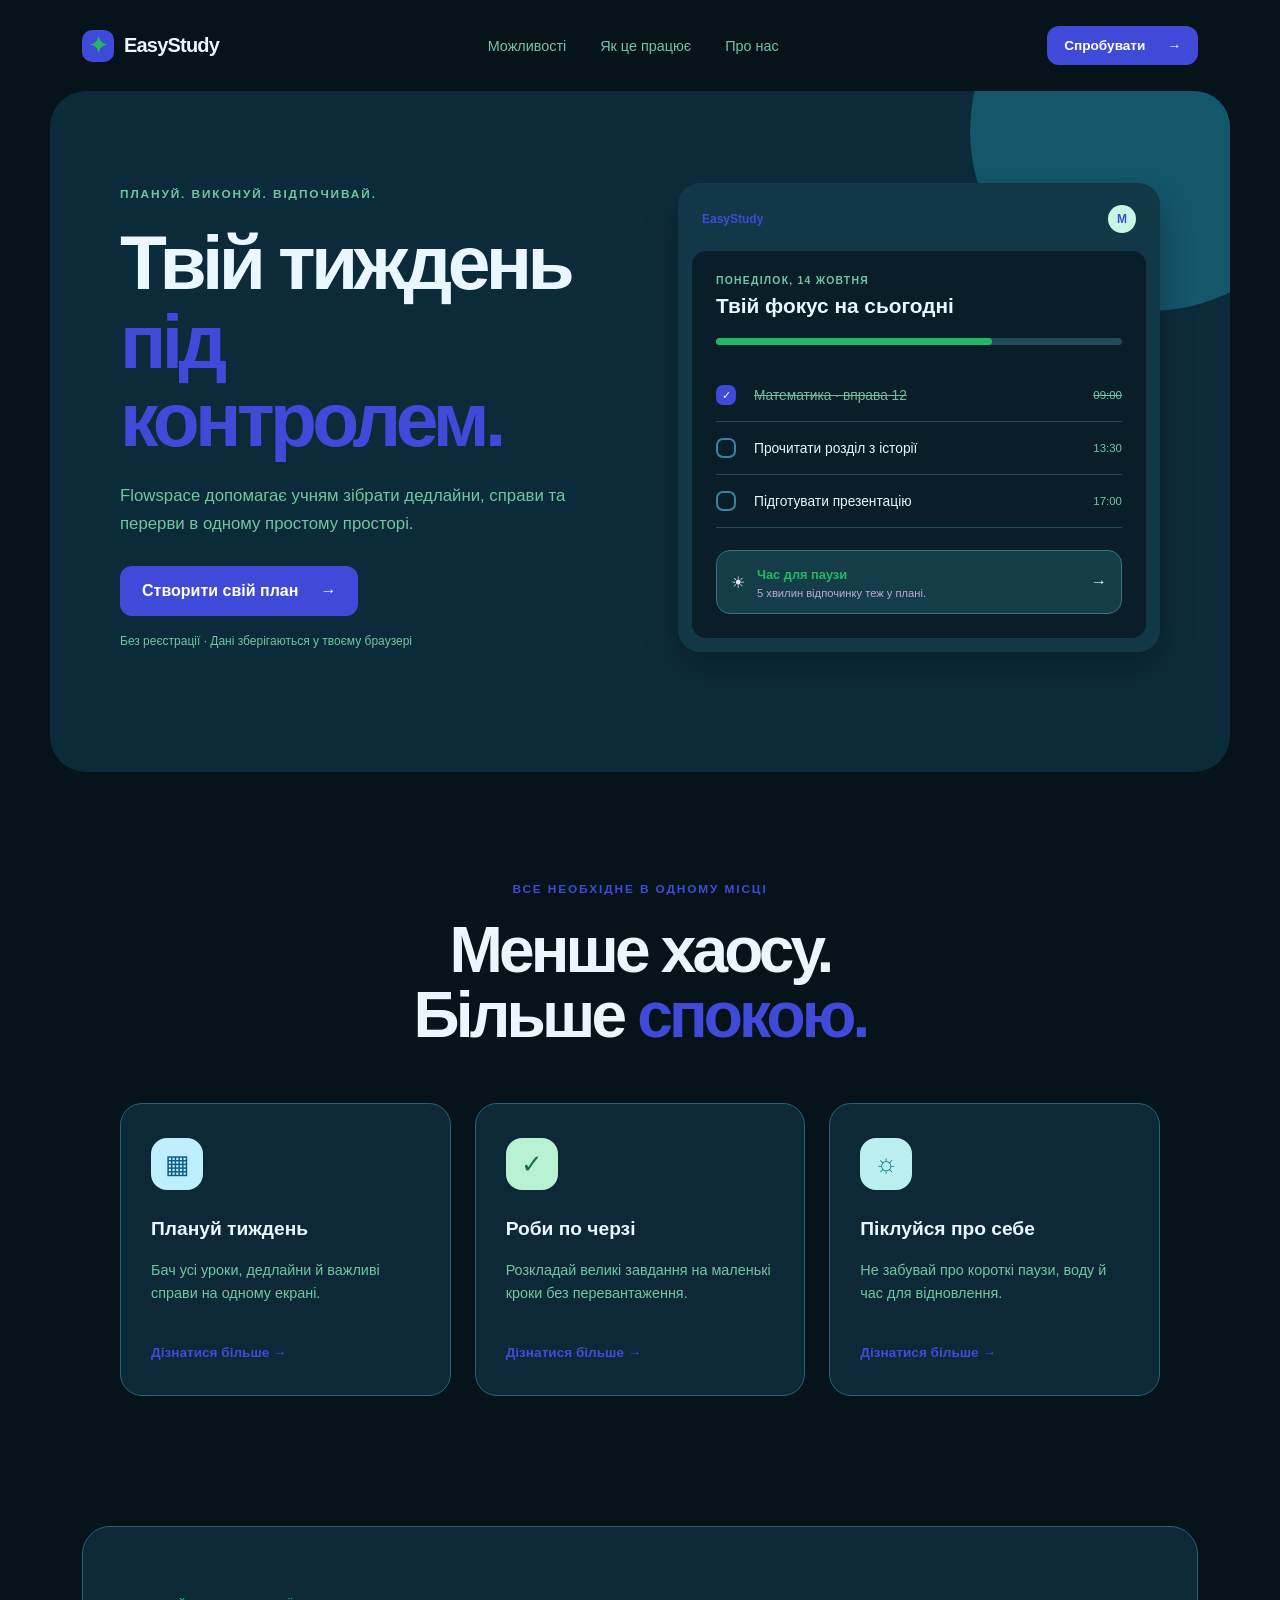
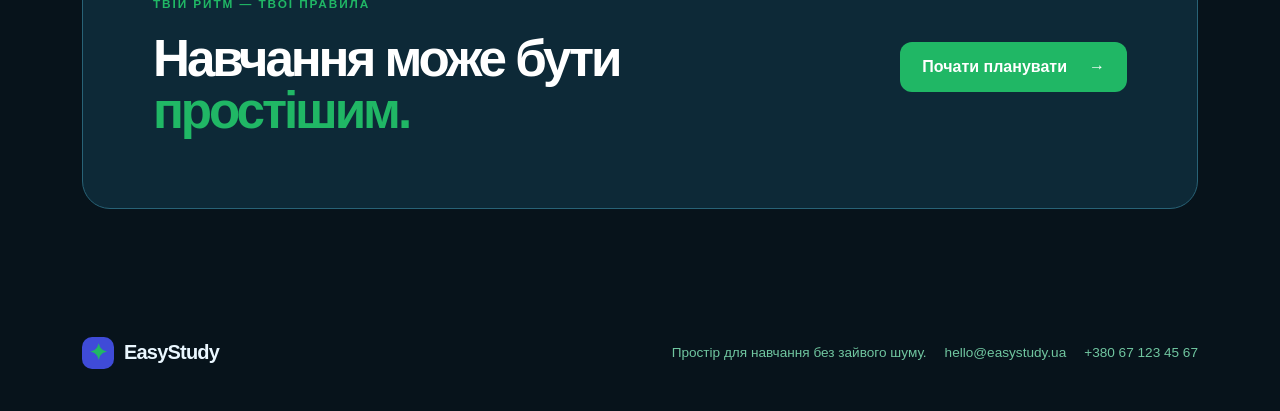
<file: index.html>
<!doctype html>
<html lang="uk">
<head>
  <meta charset="utf-8">
  <meta name="viewport" content="width=device-width, initial-scale=1">
  <meta name="description" content="Мій навчальний вебпроєкт">
  <title>Flowspace — плануй спокійно</title>
  <link rel="stylesheet" href="./css/style.css">
</head>
<body>
  <header class="site-header">
    <a class="brand" href="#top" aria-label="Flowspace — на головну">
      <span class="brand-mark" aria-hidden="true">✦</span>
      <span>EasyStudy</span>
    </a>
    <nav class="main-nav" aria-label="Основна навігація">
      <a href="./features.html">Можливості</a>
      <a href="./how-it-works.html">Як це працює</a>
      <a href="./about.html">Про нас</a>
    </nav>
    <a class="button button--small" href="./profile.html">Спробувати <span aria-hidden="true">→</span></a>
  </header>

  <main id="top">
    <section class="hero" aria-labelledby="hero-title">
      <div class="hero__content">
        <p class="eyebrow">ПЛАНУЙ. ВИКОНУЙ. ВІДПОЧИВАЙ.</p>
        <h1 id="hero-title">Твій тиждень<br><span>під контролем.</span></h1>
        <p class="hero__lead">Flowspace допомагає учням зібрати дедлайни, справи та перерви в одному простому просторі.</p>
        <a class="button" href="#services">Створити свій план <span aria-hidden="true">→</span></a>
        <p class="hero__note">Без реєстрації · Дані зберігаються у твоєму браузері</p>
      </div>
      <div class="dashboard" aria-label="Приклад тижневого плану">
        <div class="dashboard__top">
          <span class="dashboard__logo">EasyStudy</span>
          <span class="avatar">М</span>
        </div>
        <div class="dashboard__body">
          <div class="dashboard__intro">
            <span class="muted">ПОНЕДІЛОК, 14 ЖОВТНЯ</span>
            <strong>Твій фокус на сьогодні</strong>
          </div>
          <div class="progress"><span style="width: 68%"></span></div>
          <div class="task task--done"><span class="check">✓</span><span>Математика · вправа 12</span><small>09:00</small></div>
          <div class="task"><span class="check"></span><span>Прочитати розділ з історії</span><small>13:30</small></div>
          <div class="task"><span class="check"></span><span>Підготувати презентацію</span><small>17:00</small></div>
          <div class="break-card">
            <span aria-hidden="true">☀</span>
            <div>
              <strong>Час для паузи</strong>
              <p>5 хвилин відпочинку теж у плані.</p>
            </div>
            <span aria-hidden="true">→</span>
          </div>
        </div>
      </div>
    </section>

    <section class="services" id="services" aria-labelledby="services-title">
      <p class="eyebrow eyebrow--purple">ВСЕ НЕОБХІДНЕ В ОДНОМУ МІСЦІ</p>
      <h2 id="services-title">Менше хаосу.<br>Більше <span>спокою.</span></h2>
      <div class="service-grid">
        <article class="service-card">
          <div class="service-icon service-icon--blue">▦</div>
          <h3>Плануй тиждень</h3>
          <p>Бач усі уроки, дедлайни й важливі справи на одному екрані.</p>
          <a href="./login.html">Дізнатися більше →</a>
        </article>
        <article class="service-card">
          <div class="service-icon service-icon--yellow">✓</div>
          <h3>Роби по черзі</h3>
          <p>Розкладай великі завдання на маленькі кроки без перевантаження.</p>
          <a href="./login.html">Дізнатися більше →</a>
        </article>
        <article class="service-card">
          <div class="service-icon service-icon--pink">☼</div>
          <h3>Піклуйся про себе</h3>
          <p>Не забувай про короткі паузи, воду й час для відновлення.</p>
          <a href="./login.html">Дізнатися більше →</a>
        </article>
      </div>
    </section>

    <section class="callout" id="how-it-works">
      <div>
        <p class="eyebrow">ТВІЙ РИТМ — ТВОЇ ПРАВИЛА</p>
        <h2>Навчання може бути<br><span>простішим.</span></h2>
      </div>
      <a class="button button--light" href="./profile.html">
        Почати планувати <span aria-hidden="true">→</span>
      </a>
    </section>
  </main>

  <footer id="about">
    <span class="brand">
      <span class="brand-mark" aria-hidden="true">✦</span>
      EasyStudy
    </span>
    <div class="footer-contact">
      <p>Простір для навчання без зайвого шуму.</p>
      <a href="mailto:hello@easystudy.ua">hello@easystudy.ua</a>
      <a href="tel:+380671234567">+380 67 123 45 67</a>
    </div>
  </footer>
</body>
</html>
</file>
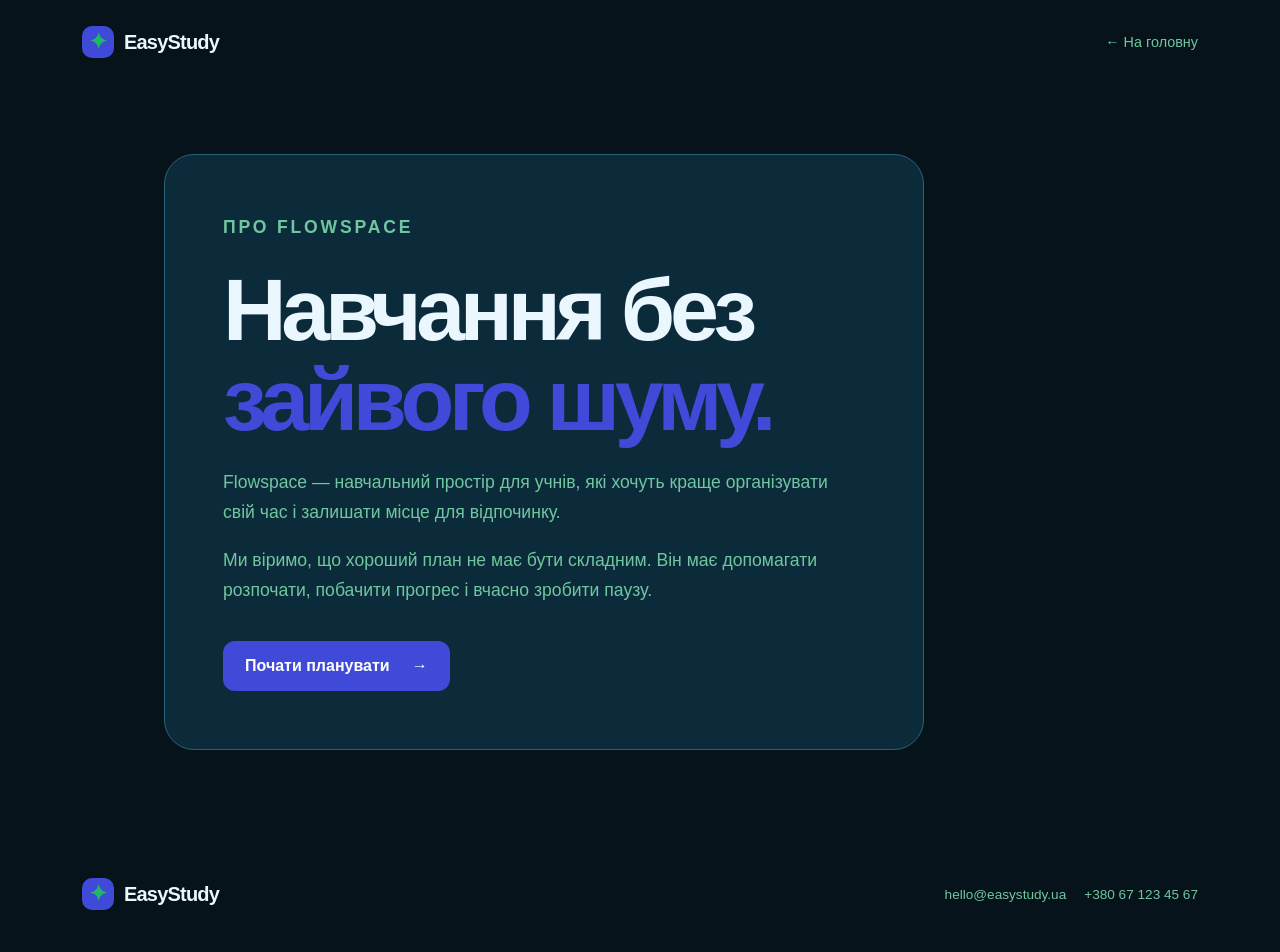
<file: about.html>
<!doctype html>
<html lang="uk">
  <head>
    <meta charset="utf-8" />
    <meta name="viewport" content="width=device-width, initial-scale=1" />
    <title>Про нас — Flowspace</title>
    <link rel="stylesheet" href="./css/style.css" />
  </head>
  <body class="simple-page">
    <header class="site-header">
      <a class="brand" href="./index.html"><span class="brand-mark">✦</span><span>EasyStudy</span></a>
      <a class="back-link" href="./index.html">← На головну</a>
    </header>
    <main class="simple-main">
      <section class="about-panel">
        <p class="eyebrow eyebrow--purple">ПРО FLOWSPACE</p>
        <h1>Навчання без<br /><span>зайвого шуму.</span></h1>
        <p>Flowspace — навчальний простір для учнів, які хочуть краще організувати свій час і залишати місце для відпочинку.</p>
        <p>Ми віримо, що хороший план не має бути складним. Він має допомагати розпочати, побачити прогрес і вчасно зробити паузу.</p>
        <a class="button" href="./profile.html">Почати планувати <span aria-hidden="true">→</span></a>
      </section>
    </main>
    <footer>
      <span class="brand"><span class="brand-mark">✦</span> EasyStudy</span>
      <div class="footer-contact"><a href="mailto:hello@easystudy.ua">hello@easystudy.ua</a><a href="tel:+380671234567">+380 67 123 45 67</a></div>
    </footer>
  </body>
</html>
</file>
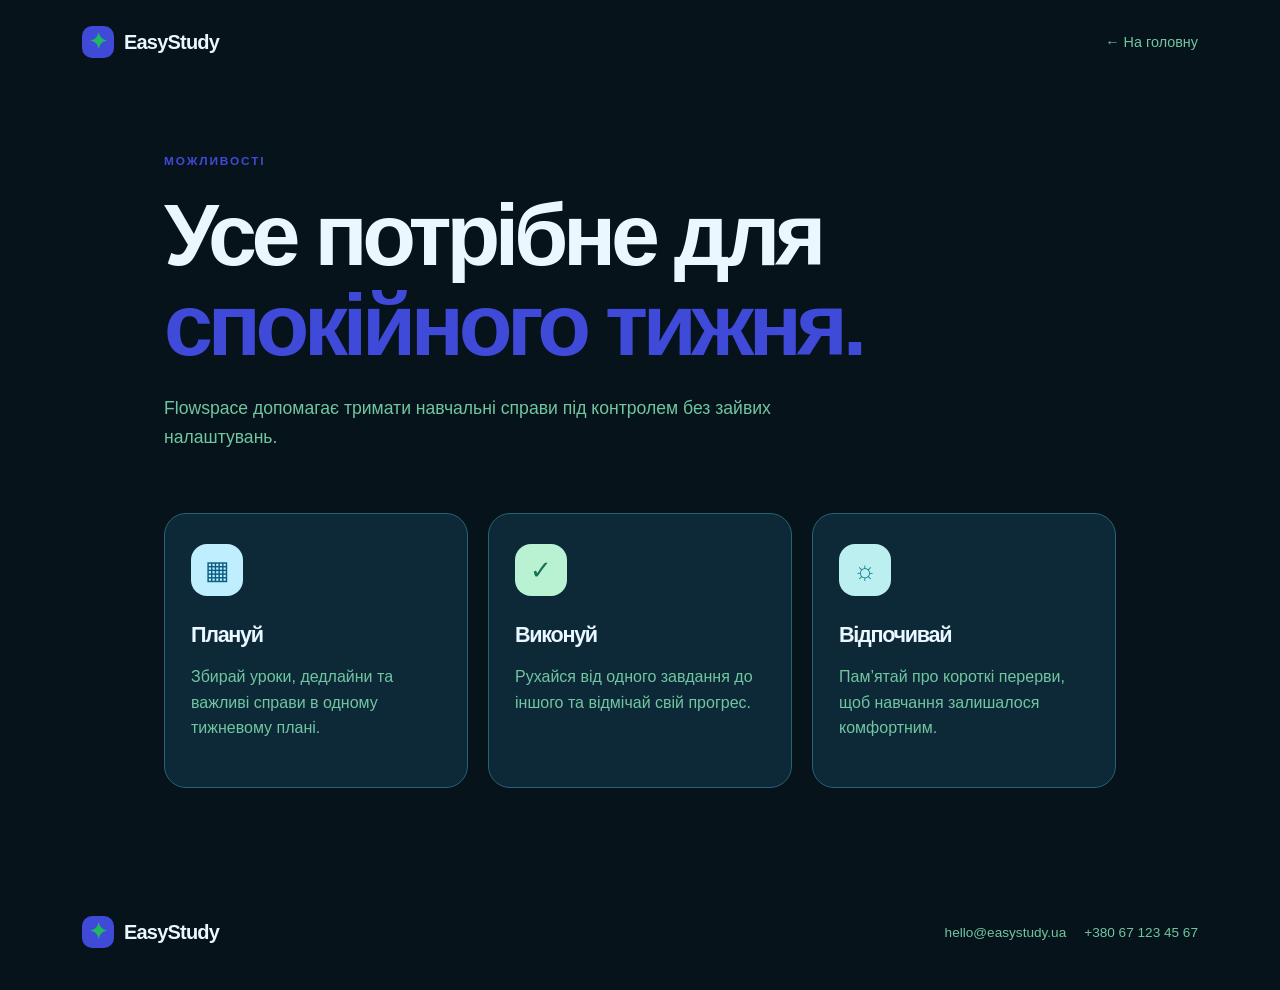
<file: features.html>
<!doctype html>
<html lang="uk">
  <head>
    <meta charset="utf-8" />
    <meta name="viewport" content="width=device-width, initial-scale=1" />
    <title>Можливості — Flowspace</title>
    <link rel="stylesheet" href="./css/style.css" />
  </head>
  <body class="simple-page">
    <header class="site-header">
      <a class="brand" href="./index.html"><span class="brand-mark">✦</span><span>EasyStudy</span></a>
      <a class="back-link" href="./index.html">← На головну</a>
    </header>
    <main class="simple-main">
      <section class="simple-hero">
        <p class="eyebrow eyebrow--purple">МОЖЛИВОСТІ</p>
        <h1>Усе потрібне для<br /><span>спокійного тижня.</span></h1>
        <p>Flowspace допомагає тримати навчальні справи під контролем без зайвих налаштувань.</p>
      </section>
      <section class="info-grid" aria-label="Можливості Flowspace">
        <article class="info-card"><div class="service-icon service-icon--blue">▦</div><h2>Плануй</h2><p>Збирай уроки, дедлайни та важливі справи в одному тижневому плані.</p></article>
        <article class="info-card"><div class="service-icon service-icon--yellow">✓</div><h2>Виконуй</h2><p>Рухайся від одного завдання до іншого та відмічай свій прогрес.</p></article>
        <article class="info-card"><div class="service-icon service-icon--pink">☼</div><h2>Відпочивай</h2><p>Пам’ятай про короткі перерви, щоб навчання залишалося комфортним.</p></article>
      </section>
    </main>
    <footer>
      <span class="brand"><span class="brand-mark">✦</span> EasyStudy</span>
      <div class="footer-contact"><a href="mailto:hello@easystudy.ua">hello@easystudy.ua</a><a href="tel:+380671234567">+380 67 123 45 67</a></div>
    </footer>
  </body>
</html>
</file>
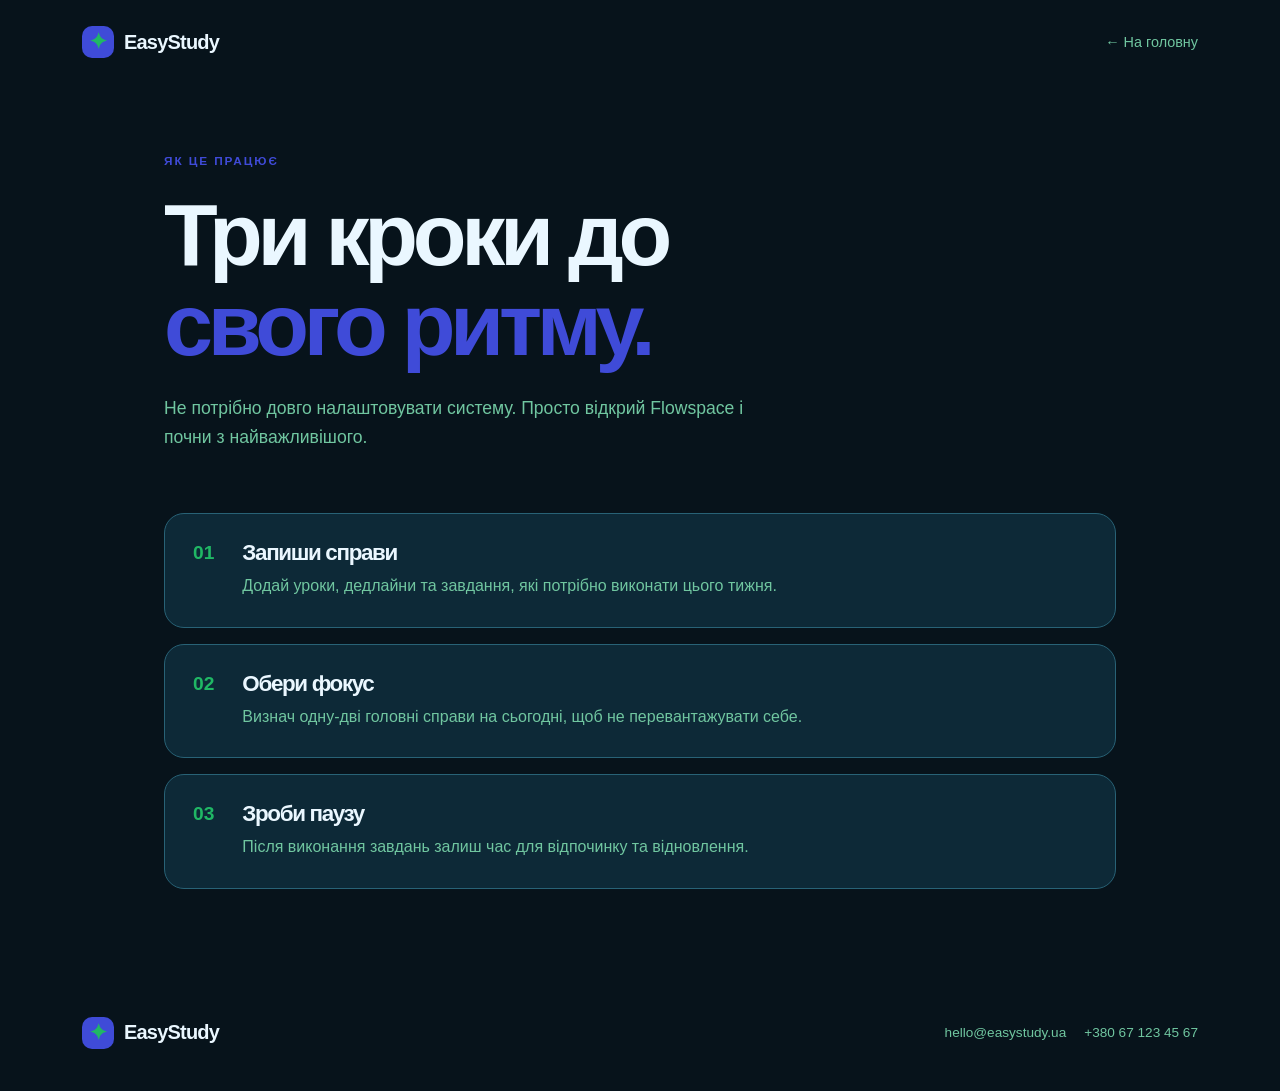
<file: how-it-works.html>
<!doctype html>
<html lang="uk">
  <head>
    <meta charset="utf-8" />
    <meta name="viewport" content="width=device-width, initial-scale=1" />
    <title>Як це працює — Flowspace</title>
    <link rel="stylesheet" href="./css/style.css" />
  </head>
  <body class="simple-page">
    <header class="site-header">
      <a class="brand" href="./index.html"><span class="brand-mark">✦</span><span>EasyStudy</span></a>
      <a class="back-link" href="./index.html">← На головну</a>
    </header>
    <main class="simple-main">
      <section class="simple-hero">
        <p class="eyebrow eyebrow--purple">ЯК ЦЕ ПРАЦЮЄ</p>
        <h1>Три кроки до<br /><span>свого ритму.</span></h1>
        <p>Не потрібно довго налаштовувати систему. Просто відкрий Flowspace і почни з найважливішого.</p>
      </section>
      <section class="steps" aria-label="Як працює Flowspace">
        <article class="step"><span>01</span><div><h2>Запиши справи</h2><p>Додай уроки, дедлайни та завдання, які потрібно виконати цього тижня.</p></div></article>
        <article class="step"><span>02</span><div><h2>Обери фокус</h2><p>Визнач одну-дві головні справи на сьогодні, щоб не перевантажувати себе.</p></div></article>
        <article class="step"><span>03</span><div><h2>Зроби паузу</h2><p>Після виконання завдань залиш час для відпочинку та відновлення.</p></div></article>
      </section>
    </main>
    <footer>
      <span class="brand"><span class="brand-mark">✦</span> EasyStudy</span>
      <div class="footer-contact"><a href="mailto:hello@easystudy.ua">hello@easystudy.ua</a><a href="tel:+380671234567">+380 67 123 45 67</a></div>
    </footer>
  </body>
</html>
</file>
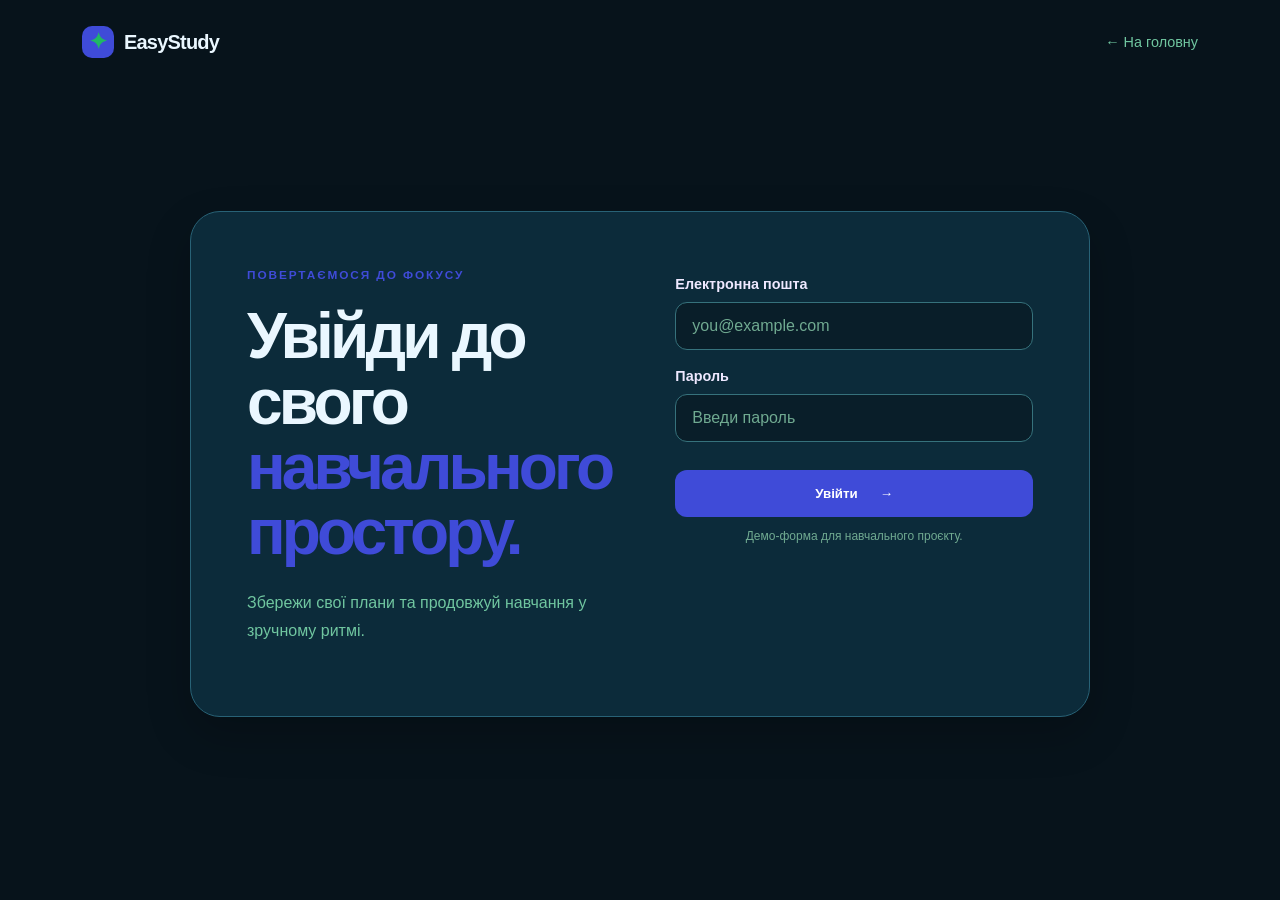
<file: login.html>
<!doctype html>
<html lang="uk">
  <head>
    <meta charset="utf-8" />
    <meta name="viewport" content="width=device-width, initial-scale=1" />
    <title>Вхід — EasyStudy</title>
    <link rel="stylesheet" href="./css/style.css" />
  </head>
  <body class="profile-page">
    <header class="site-header">
      <a class="brand" href="./index.html"><span class="brand-mark">✦</span><span>EasyStudy</span></a>
      <a class="back-link" href="./index.html">← На головну</a>
    </header>
    <main class="profile-main">
      <section class="profile-card login-card" aria-labelledby="login-title">
        <div class="profile-card__intro">
          <p class="eyebrow eyebrow--purple">ПОВЕРТАЄМОСЯ ДО ФОКУСУ</p>
          <h1 id="login-title">Увійди до свого<br /><span>навчального простору.</span></h1>
          <p>Збережи свої плани та продовжуй навчання у зручному ритмі.</p>
        </div>
        <form class="profile-form" action="./index.html" method="get">
          <label for="email">Електронна пошта</label>
          <input id="email" name="email" type="email" placeholder="you@example.com" required />
          <label for="password">Пароль</label>
          <input id="password" name="password" type="password" placeholder="Введи пароль" required />
          <button class="button profile-form__submit" type="submit">Увійти <span aria-hidden="true">→</span></button>
          <p class="profile-form__note">Демо-форма для навчального проєкту.</p>
        </form>
      </section>
    </main>
  </body>
</html>
</file>
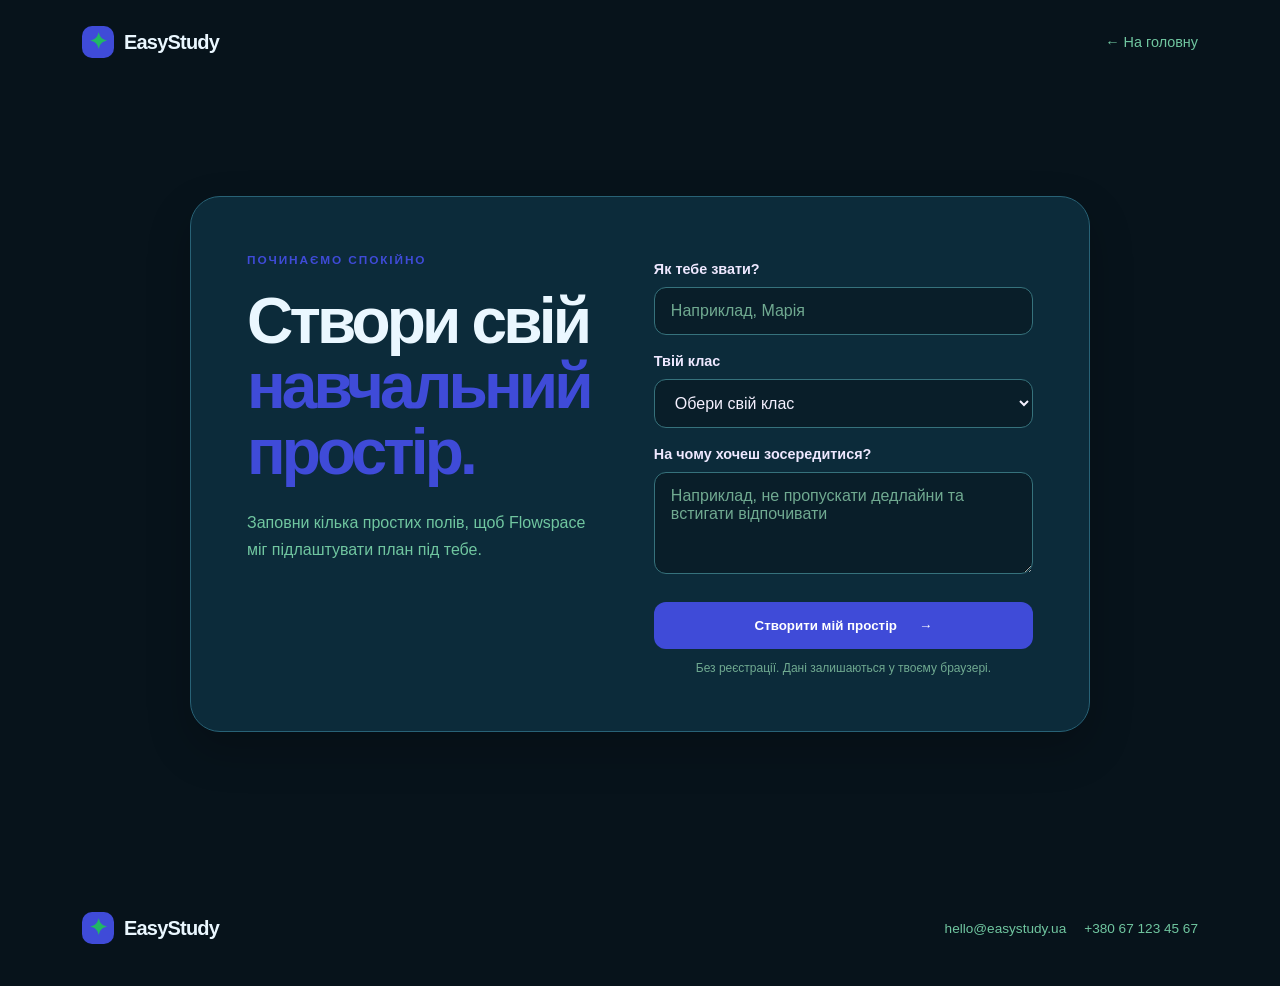
<file: profile.html>
<!doctype html>
<html lang="uk">
  <head>
    <meta charset="utf-8" />
    <meta name="viewport" content="width=device-width, initial-scale=1" />
    <meta name="description" content="Створення профілю Flowspace" />
    <title>Створення профілю — Flowspace</title>
    <link rel="stylesheet" href="./css/style.css" />
  </head>
  <body class="profile-page">
    <header class="site-header">
      <a class="brand" href="./index.html" aria-label="Flowspace — на головну">
        <span class="brand-mark" aria-hidden="true">✦</span>
        <span>EasyStudy</span>
      </a>
      <a class="back-link" href="./index.html">← На головну</a>
    </header>

    <main class="profile-main">
      <section class="profile-card" aria-labelledby="profile-title">
        <div class="profile-card__intro">
          <p class="eyebrow eyebrow--purple">ПОЧИНАЄМО СПОКІЙНО</p>
          <h1 id="profile-title">Створи свій<br /><span>навчальний простір.</span></h1>
          <p>Заповни кілька простих полів, щоб Flowspace міг підлаштувати план під тебе.</p>
        </div>

        <form class="profile-form" action="./index.html" method="get">
          <label for="name">Як тебе звати?</label>
          <input id="name" name="name" type="text" placeholder="Наприклад, Марія" required />

          <label for="class">Твій клас</label>
          <select id="class" name="class" required>
            <option value="" disabled selected>Обери свій клас</option>
            <option>8 клас</option>
            <option>9 клас</option>
            <option>10 клас</option>
            <option>11 клас</option>
          </select>

          <label for="goal">На чому хочеш зосередитися?</label>
          <textarea id="goal" name="goal" rows="4" placeholder="Наприклад, не пропускати дедлайни та встигати відпочивати"></textarea>

          <button class="button profile-form__submit" type="submit">
            Створити мій простір <span aria-hidden="true">→</span>
          </button>
          <p class="profile-form__note">Без реєстрації. Дані залишаються у твоєму браузері.</p>
        </form>
      </section>
    </main>
    <footer>
      <span class="brand"><span class="brand-mark" aria-hidden="true">✦</span> EasyStudy</span>
      <div class="footer-contact">
        <a href="mailto:hello@easystudy.ua">hello@easystudy.ua</a>
        <a href="tel:+380671234567">+380 67 123 45 67</a>
      </div>
    </footer>
  </body>
</html>
</file>
<file: css/style.css>
*,
*::before,
*::after {
  box-sizing: border-box;
}

html {
  font-family: "Trebuchet MS", "Segoe UI", sans-serif;
  scroll-behavior: smooth;
}

body {
  margin: 0;
  min-height: 100vh;
  color: #eaf7ff;
  background: #07131b;
}

:root {
  --purple: #3f4bd8;
  --deep: #245b9c;
  --ink: #eaf7ff;
  --muted: #70c6a0;
  --mint: #20b765;
  --yellow: #dff8e9;
}

a {
  color: inherit;
  text-decoration: none;
}

.back-link {
  color: var(--muted);
  font-size: 0.9rem;
}

.back-link:hover {
  color: #63c9ef;
}

.site-header,
main,
footer {
  max-width: 1180px;
  margin: 0 auto;
}

.site-header {
  display: flex;
  align-items: center;
  justify-content: space-between;
  padding: 26px 32px;
}

.brand {
  display: inline-flex;
  align-items: center;
  gap: 10px;
  font-size: 1.25rem;
  font-weight: 800;
  letter-spacing: -0.04em;
}

.brand-mark {
  display: grid;
  place-items: center;
  width: 32px;
  height: 32px;
  border-radius: 10px;
  color: var(--mint);
  background: var(--purple);
  font-size: 1.35rem;
  line-height: 1;
}

.brand-mark::before {
  content: none;
}

.brand-mark::after {
  content: none;
}

.main-nav {
  display: flex;
  gap: 34px;
  color: var(--muted);
  font-size: 0.9rem;
}

.main-nav a {
  transition: color 180ms ease;
}

.main-nav a:hover {
  color: #63c9ef;
}

.button {
  display: inline-flex;
  align-items: center;
  gap: 22px;
  padding: 16px 22px;
  border-radius: 12px;
  color: white;
  background: var(--purple);
  font-weight: 750;
  transition: transform 180ms ease, background 180ms ease;
}

.button:hover {
  transform: translateY(-3px);
  background: #63c9ef;
}

.button:active {
  transform: translateY(1px) scale(0.98);
}

.button--small {
  padding: 12px 17px;
  font-size: 0.85rem;
}

.hero {
  position: relative;
  display: grid;
  grid-template-columns: 1fr 1fr;
  gap: 76px;
  align-items: center;
  padding: 92px 70px 120px;
  border-radius: 36px;
  background: #0c2b3a;
  animation: hero-in 600ms ease both;
  overflow: hidden;
}

.hero::before {
  content: "";
  position: absolute;
  top: -140px;
  right: -100px;
  width: 360px;
  height: 360px;
  border-radius: 50%;
  background: #14566a;
}

.hero > * {
  position: relative;
  z-index: 1;
}

.hero__content {
  animation: content-in 650ms ease 100ms both;
}

.eyebrow {
  margin: 0 0 22px;
  color: #70c6a0;
  font-size: 0.74rem;
  font-weight: 800;
  letter-spacing: 0.16em;
}

.eyebrow--purple {
  color: var(--purple);
}

h1,
h2,
h3,
p {
  margin-top: 0;
}

h1,
h2 {
  letter-spacing: -0.06em;
  line-height: 1.02;
}

h1 {
  margin-bottom: 24px;
  font-size: clamp(3.3rem, 6vw, 5.4rem);
}

h1 span,
h2 span {
  color: var(--purple);
}

.hero__lead {
  max-width: 460px;
  margin-bottom: 28px;
  color: var(--muted);
  font-size: 1.05rem;
  line-height: 1.65;
}

.hero__note {
  margin: 18px 0 0;
  color: #70c6a0;
  font-size: 0.75rem;
}

.dashboard {
  padding: 14px;
  border-radius: 22px;
  background: #123747;
  box-shadow: 0 16px 34px #00000045;
  animation: content-in 650ms ease 220ms both;
}

.dashboard__top {
  display: flex;
  align-items: center;
  justify-content: space-between;
  padding: 8px 10px 18px;
  color: var(--purple);
  font-size: 0.75rem;
  font-weight: 800;
}

.avatar {
  display: grid;
  place-items: center;
  width: 28px;
  height: 28px;
  border-radius: 50%;
  color: var(--purple);
  background: #c7f6e4;
}

.dashboard__body {
  padding: 24px;
  border-radius: 14px;
  background: #091e29;
}

.dashboard__intro {
  display: flex;
  flex-direction: column;
  gap: 8px;
  margin-bottom: 20px;
}

.muted {
  color: #70c6a0;
  font-size: 0.65rem;
  font-weight: 800;
  letter-spacing: 0.12em;
}

.dashboard__intro strong {
  font-size: 1.3rem;
}

.progress {
  height: 7px;
  margin-bottom: 24px;
  border-radius: 99px;
  background: #234b5a;
}

.progress span {
  display: block;
  height: 100%;
  border-radius: inherit;
  background: var(--mint);
}

.task {
  display: grid;
  grid-template-columns: 28px 1fr auto;
  align-items: center;
  gap: 10px;
  padding: 16px 0;
  border-bottom: 1px solid #234b5a;
  font-size: 0.86rem;
}

.task small {
  color: #70c6a0;
}

.check {
  width: 20px;
  height: 20px;
  border: 2px solid #3984a0;
  border-radius: 7px;
}

.task--done {
  color: #76b99b;
  text-decoration: none;
}

.task--done > span:nth-child(2),
.task--done > small {
  text-decoration: line-through;
}

.task--done .check {
  display: grid;
  place-items: center;
  color: #fff;
  border-color: var(--purple);
  background: var(--purple);
  font-size: 0.7rem;
  text-decoration: none;
}

.break-card {
  display: flex;
  align-items: center;
  gap: 12px;
  margin-top: 22px;
  padding: 14px;
  border-radius: 14px;
  color: #eee8ff;
  border: 1px solid #36727c;
  background: #153d49;
}

.break-card div {
  flex: 1;
}

.break-card strong {
  color: var(--mint);
  font-size: 0.8rem;
}

.break-card p {
  margin: 4px 0 0;
  color: #b9aecf;
  font-size: 0.7rem;
}

.services {
  padding: 110px 70px 130px;
  text-align: center;
}

.services h2 {
  margin-bottom: 54px;
  font-size: clamp(2.5rem, 5vw, 4rem);
}

.service-grid {
  display: grid;
  grid-template-columns: repeat(3, 1fr);
  gap: 24px;
  text-align: left;
}

.service-card {
  padding: 34px 30px;
  border: 1px solid #286276;
  border-radius: 22px;
  background: #0d2937;
  transition: transform 180ms ease, border-color 180ms ease;
}

.service-card:hover {
  transform: translateY(-5px);
  border-color: var(--purple);
}

.service-icon {
  display: grid;
  place-items: center;
  width: 52px;
  height: 52px;
  margin-bottom: 28px;
  border-radius: 16px;
  font-size: 1.6rem;
}

.service-icon--blue {
  color: #0b5d83;
  background: #bfeeff;
}

.service-icon--yellow {
  color: #167052;
  background: #b8f2d2;
}

.service-icon--pink {
  color: #087b8c;
  background: #bceff0;
}

.service-card h3 {
  font-size: 1.2rem;
}

.service-card p {
  min-height: 70px;
  color: var(--muted);
  font-size: 0.9rem;
  line-height: 1.6;
}

.service-card a {
  color: var(--purple);
  font-size: 0.85rem;
  font-weight: 750;
}

.callout {
  display: flex;
  align-items: center;
  justify-content: space-between;
  gap: 30px;
  margin: 0 32px 100px;
  padding: 70px;
  border: 1px solid #286276;
  border-radius: 28px;
  color: #fff;
  background: #0d2937;
  box-shadow: none;
}

.callout .eyebrow {
  color: var(--mint);
}

.callout h2 {
  margin: 0;
  font-size: clamp(2.2rem, 4vw, 3.5rem);
}

.callout h2 span {
  color: var(--mint);
}

.button--light {
  color: #ffffff;
  background: var(--mint);
  box-shadow: none;
  white-space: nowrap;
}

footer {
  display: flex;
  align-items: center;
  justify-content: space-between;
  padding: 28px 32px 42px;
  color: var(--muted);
  font-size: 0.85rem;
}

footer .brand {
  color: var(--ink);
}

@keyframes content-in {
  from { opacity: 0; transform: translateY(16px); }
  to { opacity: 1; transform: translateY(0); }
}

@keyframes hero-in {
  from { opacity: 0; }
  to { opacity: 1; }
}

@media (prefers-reduced-motion: reduce) {
  *,
  *::before,
  *::after {
    animation-duration: 0.01ms !important;
    animation-iteration-count: 1 !important;
    transition-duration: 0.01ms !important;
  }
}

footer p {
  margin: 0;
}

.footer-contact {
  display: flex;
  align-items: center;
  gap: 18px;
}

.footer-contact a:hover {
  color: #63c9ef;
}

.profile-page {
  min-height: 100vh;
  background: #07131b;
}

.profile-main {
  display: grid;
  place-items: center;
  min-height: calc(100vh - 100px);
  padding: 40px 24px 80px;
}

.profile-card {
  display: grid;
  grid-template-columns: 0.9fr 1.1fr;
  gap: 64px;
  width: min(900px, 100%);
  padding: 56px;
  border: 1px solid #286276;
  border-radius: 30px;
  background: #0c2b3a;
  box-shadow: 0 18px 44px #00000035;
  animation: content-in 600ms ease both;
}

.profile-card__intro h1 {
  font-size: clamp(2.7rem, 5vw, 4.5rem);
}

.profile-card__intro > p:last-child {
  color: var(--muted);
  line-height: 1.7;
}

.profile-form {
  display: flex;
  flex-direction: column;
  gap: 10px;
}

.profile-form label {
  margin-top: 8px;
  color: #eee8ff;
  font-size: 0.9rem;
  font-weight: 700;
}

.profile-form input,
.profile-form select,
.profile-form textarea {
  width: 100%;
  padding: 14px 16px;
  border: 1px solid #36727c;
  border-radius: 12px;
  outline: none;
  color: #f5f1ff;
  background: #091e29;
  font: inherit;
}

.profile-form textarea {
  resize: vertical;
}

.profile-form input::placeholder,
.profile-form textarea::placeholder {
  color: #70aa91;
}

.profile-form input:focus,
.profile-form select:focus,
.profile-form textarea:focus {
  border-color: var(--mint);
  box-shadow: 0 0 0 3px #9ee9db22;
}

.profile-form option {
  color: #f5f1ff;
  background: #091e29;
}

.profile-form__submit {
  justify-content: center;
  margin-top: 18px;
  border: 0;
  cursor: pointer;
}

.profile-form__note {
  margin: 2px 0 0;
  color: #70aa91;
  font-size: 0.75rem;
  text-align: center;
}

.simple-main {
  width: min(1000px, 100%);
  margin: 0 auto;
  padding: 70px 24px 100px;
}

.simple-hero {
  max-width: 720px;
  margin-bottom: 60px;
  animation: content-in 600ms ease both;
}

.simple-hero h1,
.about-panel h1 {
  font-size: clamp(3rem, 7vw, 5.5rem);
}

.simple-hero > p:last-child,
.about-panel > p {
  max-width: 620px;
  color: var(--muted);
  font-size: 1.1rem;
  line-height: 1.7;
}

.info-grid {
  display: grid;
  grid-template-columns: repeat(3, 1fr);
  gap: 20px;
}

.info-card {
  padding: 30px 26px;
  border: 1px solid #286276;
  border-radius: 22px;
  background: #0d2937;
  animation: content-in 600ms ease both;
  transition: transform 180ms ease, border-color 180ms ease;
}

.info-card:hover {
  transform: translateY(-6px);
  border-color: var(--purple);
}

.info-card:nth-child(2) {
  animation-delay: 100ms;
}

.info-card:nth-child(3) {
  animation-delay: 200ms;
}

.info-card h2 {
  font-size: 1.35rem;
}

.info-card p {
  color: var(--muted);
  line-height: 1.6;
}

.steps {
  display: grid;
  gap: 16px;
}

.step {
  display: flex;
  align-items: flex-start;
  gap: 28px;
  padding: 28px;
  border: 1px solid #286276;
  border-radius: 20px;
  background: #0d2937;
  animation: content-in 600ms ease both;
  transition: transform 180ms ease, border-color 180ms ease;
}

.step:hover {
  transform: translateX(6px);
  border-color: var(--purple);
}

.step:nth-child(2) {
  animation-delay: 120ms;
}

.step:nth-child(3) {
  animation-delay: 240ms;
}

.step > span {
  color: var(--mint);
  font-size: 1.2rem;
  font-weight: 800;
}

.step h2 {
  margin-bottom: 8px;
  font-size: 1.4rem;
}

.step p {
  margin: 0;
  color: var(--muted);
  line-height: 1.6;
}

.about-panel {
  max-width: 760px;
  padding: 58px;
  border: 1px solid #286276;
  border-radius: 30px;
  background: #0c2b3a;
  animation: content-in 650ms ease both;
}

.about-panel .button {
  margin-top: 18px;
}

@media (max-width: 800px) {
  .main-nav {
    display: none;
  }

  .site-header {
    padding: 20px;
  }

  .profile-card {
    grid-template-columns: 1fr;
    gap: 28px;
    padding: 32px 24px;
  }

  .info-grid {
    grid-template-columns: 1fr;
  }

  .about-panel {
    padding: 34px 24px;
  }

  .hero {
    grid-template-columns: 1fr;
    gap: 52px;
    padding: 70px 24px 80px;
  }

  .services {
    padding: 80px 24px;
  }

  .service-grid {
    grid-template-columns: 1fr;
  }

  .service-card p {
    min-height: 0;
  }

  .callout {
    flex-direction: column;
    align-items: flex-start;
    margin: 0 20px 70px;
    padding: 42px 28px;
  }

  footer {
    flex-direction: column;
    align-items: flex-start;
    gap: 18px;
    padding: 20px;
  }

  .footer-contact {
    align-items: flex-start;
    flex-direction: column;
    gap: 8px;
  }
}
</file>
